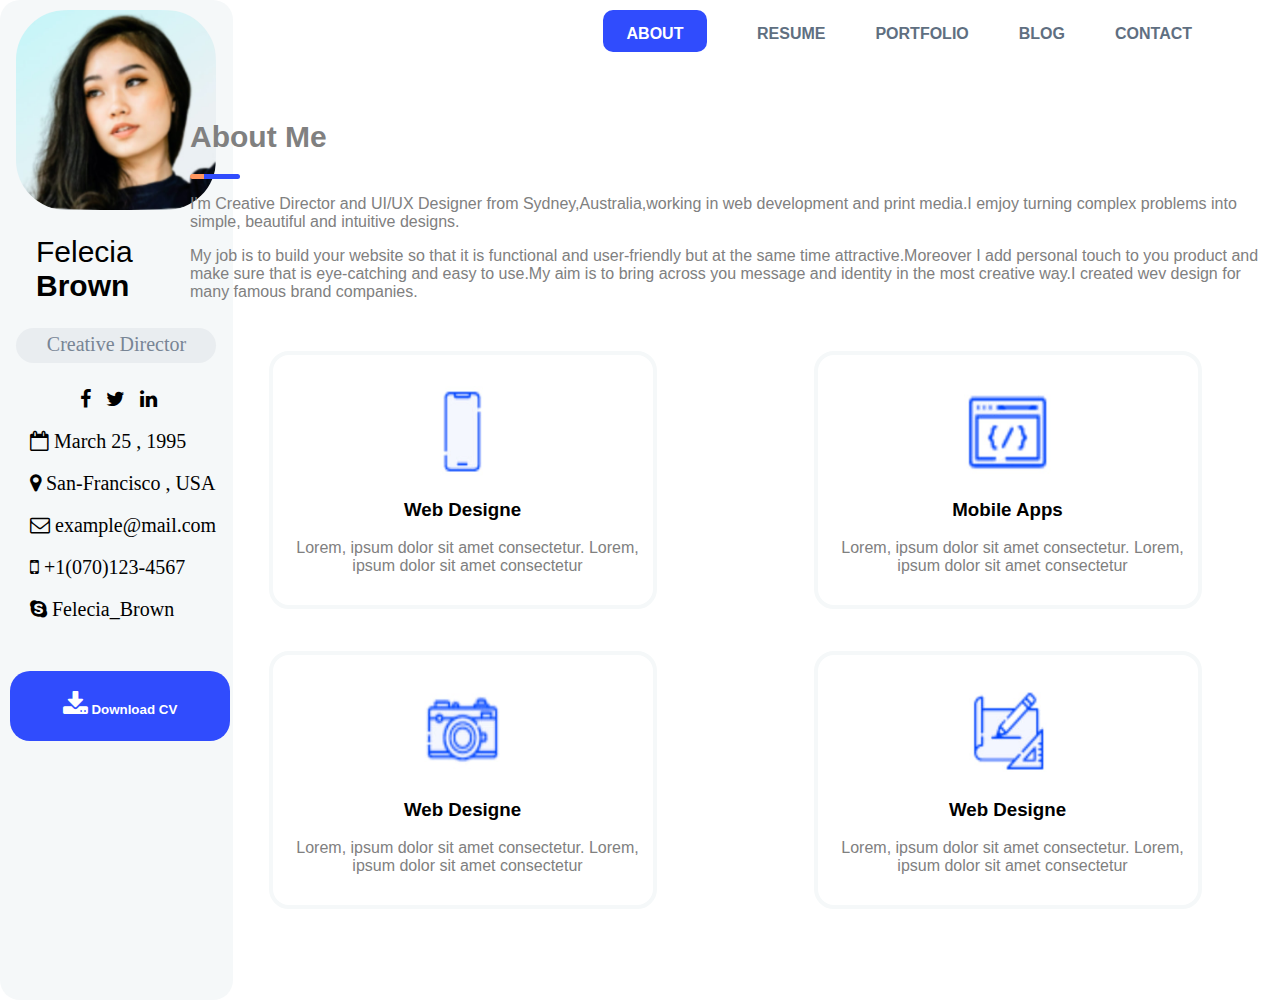
<file: Laba5-Ohremenko/index.html>
<!DOCTYPE html>
<html>
<head>
	<meta charset="utf-8">
	<meta name="viewport" content="width=device-width, initial-scale=1">
	<title>Laba 5</title>
	<link rel="stylesheet" type="text/css" href="css/style.css">
	<link rel="stylesheet" href="css/font-awesome.min.css">
</head>
<body>
<section class="all">
<header>
	<nav>
	<div class="about">ABOUT</div>
	<div class="resume">RESUME</div>
	<div class="portfo">PORTFOLIO</div>
	<div class="blog">BLOG</div>
	<div class="contact">CONTACT</div>
	</nav>
</header>
  </section>
  <article class="main">
  	<h1 class="abot">About Me</h1>
  	<div class="line"></div>
  	<p>I'm Creative Director and UI/UX Designer from Sydney,Australia,working in web development and print media.I emjoy turning complex problems into simple, beautiful and intuitive designs.</p>
  	<p>My job is to build your website so that it is functional and user-friendly but at the same time attractive.Moreover I add personal touch to you product and make sure that is eye-catching and easy to use.My aim is to bring across you message and identity in the most creative way.I created wev design for many famous brand companies.</p>

  </article>

  <article class="block">
   <!-- <div class="col-second"> -->
    <!-- <div class="property"> -->
    <div class="two">
      <img class="fourblock" src="img/user-interface.png">
      <h3>Web Designe</h3>
      <p class="text">Lorem, ipsum dolor sit amet consectetur.
      Lorem, ipsum dolor sit amet consectetur</p>
    </div>

    <div class="three">
      <img class="fourblock" src="img/camera.png">
      <h3>Web Designe</h3>
      <p class="text">Lorem, ipsum dolor sit amet consectetur.
      Lorem, ipsum dolor sit amet consectetur</p>
    </div>
  <!-- </div> -->
   <!-- div class="property"> -->
    <div class="four">
    	<img class="fourblock" src="img/coding.png">
      <h3>Mobile Apps</h3>
      <p class="text">Lorem, ipsum dolor sit amet consectetur.
      Lorem, ipsum dolor sit amet consectetur</p>
    </div>

    <div class="five">
      <img class="fourblock" src="img/sketch.png">
      <h3>Web Designe</h3>
      <p class="text">Lorem, ipsum dolor sit amet consectetur.
      Lorem, ipsum dolor sit amet consectetur</p>
    </div>
    <!-- </div> -->
  </article>
<aside>
<img class="ava" src="img/1.jpg">
<h2 class="name">Felecia <b>Brown</b></h2>
<div class="creative">Creative Director</div>
<div class="subtitle">
  <i class="fa fa-facebook" aria-hidden="true"></i>
  <i class="fa fa-twitter" aria-hidden="true"></i>
  <i class="fa fa-linkedin" aria-hidden="true"></i>
</div>
<i class="fa fa-calendar-o" aria-hidden="true">  March 25 , 1995</i>
<i class="fa fa-map-marker" aria-hidden="true">  San-Francisco , USA</i>
<i class="fa fa-envelope-o" aria-hidden="true">  example@mail.com</i>
<i class="fa fa-mobile" aria-hidden="true">  +1(070)123-4567</i>
<i class="fa fa-skype" aria-hidden="true">  Felecia_Brown</i>
<button class="cv"><i class="fa fa-download fa-2x" aria-hidden="true"></i>	Download CV</button>		
</aside>
</body>
</html>
</file>
<file: Laba5-Ohremenko/css/style.css>
body{
	margin: 0;
   padding:0;
   display: flex;
   flex-direction: row-reverse;
}


h1,h2,h3,h4,h5,h6 {
	font-family: Arial;
}
h1{
	font-weight: bold;
	color: gray;

}

h3{
	text-align: center;
}

p{
	font-family: Arial;
	font-weight: normal;
	color: gray;
	padding-left: 10px;

}

.text {
	text-align: center;
}
.all{
   /*background-color: #eee;*/
   height: 100px;
   width: 1100px;
   margin-right: 1px;
   display: flex;
   
   

}

nav{
	height: 80px;
 	display: flex;
  	margin: 0 -5px;
  	padding-left: 350px;
  	padding-top: 10px;



}
.about{
	font-family: Arial;
	font-size: normal;
	font-weight: bold;
	color: white;
	width: 100px;
	height: 22px;
	background-color: #304cfd;
	border-radius: 10px;
	text-align: center;
	padding-top: 15px;
	padding-bottom: 5px;
	padding-right: 2px;
	padding-left: 2px;
	flex: 1 1 auto;
   margin: 0 25px;
}
.resume, .portfo , .blog , .contact {
	font-family: Arial;
	font-size: normal;
	font-weight: bold;
	color: #5f6f81;
	flex: 1 1 auto;
   margin: 0 25px;
   padding-top: 15px;


}

.main{
  /*background-color: red;*/
  display: block;
  position: absolute;
  height: 200px;
  width: 1100px;
  top: 100px;
 
}

.abot{
	padding-left: 10px;
	font-size: 30px;

}

.line{
  margin-left: 10px;
  width: 50px;
  background: rgb(255,150,94);
  background: linear-gradient(90deg, rgba(255,150,94,1) 27%, rgba(48,76,253,1) 27%); 
  height: 5px;
  border-radius: 10px;
}

/*.block{
	display: block;
	position: absolute;
	background-color: gray;
	height: 500px;
	width: 1100px;
	top: 320px;
}*/

.block{
	  display: flex;
	  position: absolute;
	  top: 320px;
	  height: 600px;
	  width: 1090px;
    flex-wrap:wrap;
    flex-direction: column;
    justify-content: space-around;
}


/*.col-second {
  width: 50%;
  display: flex;
  flex-direction: row;
  flex-wrap: wrap;
  justify-content: space-between;
}*/

.two,
.three,
.four,
.five {
	margin-top: 20px;
	margin-left: auto;
	margin-right: auto;
  border-radius: 20px;
  width: 380px;
  height: 250px;
  border: 4px solid #f5f8f9;

}

.fourblock{
	width: 100px;
	height: 100px;
	display: block;
	margin-left: auto;
	margin-right: auto;
	margin-top: 25px;
}

aside{
	display: flex
	margin-top: 1px;
	background-color: #f5f8f9;
	border-radius: 20px;
   font-size: 20px;
   height: 1000px;
   width: 245px;
}

.ava{
	display: block;
	width: 200px;
	height: 200px;
	margin: 0 auto;
	margin-top: 10px;
	border-radius: 50px;
}

.name{
	font-family: "Trebuchet MS", Helvetica, sans-serif;
	font-weight: normal;
	margin-left: 36px;
}

.creative{
	display: block;
	background-color: #e9edf0;
	color: #788595;
	text-align: center;
	height: 30px;
	width: 200px;
	border-radius: 20px;
	margin: 0 auto;
	padding-top: 5px;
}

.subtitle{
	display: block;
	margin-left: 80px;
	margin-top: 25px;
}

.fa-facebook,
.fa-twitter,
.fa-linkedin{
	padding-right: 10px;
}

.fa-calendar-o,
.fa-map-marker,
.fa-envelope-o,
.fa-mobile,
.fa-skype{
	padding-top: 20px;
	margin-left: 30px;

}

.cv{
	display: block;
	font-family: Arial;
	font-size: normal;
	font-weight: bold;
	color: white;
	width: 220px;
	height: 70px;
	background-color: #304cfd;
	border-radius: 20px;
	text-align: center;
	border: none;
	margin-top: 50px;
	margin-left: 10px;

}
</file>
